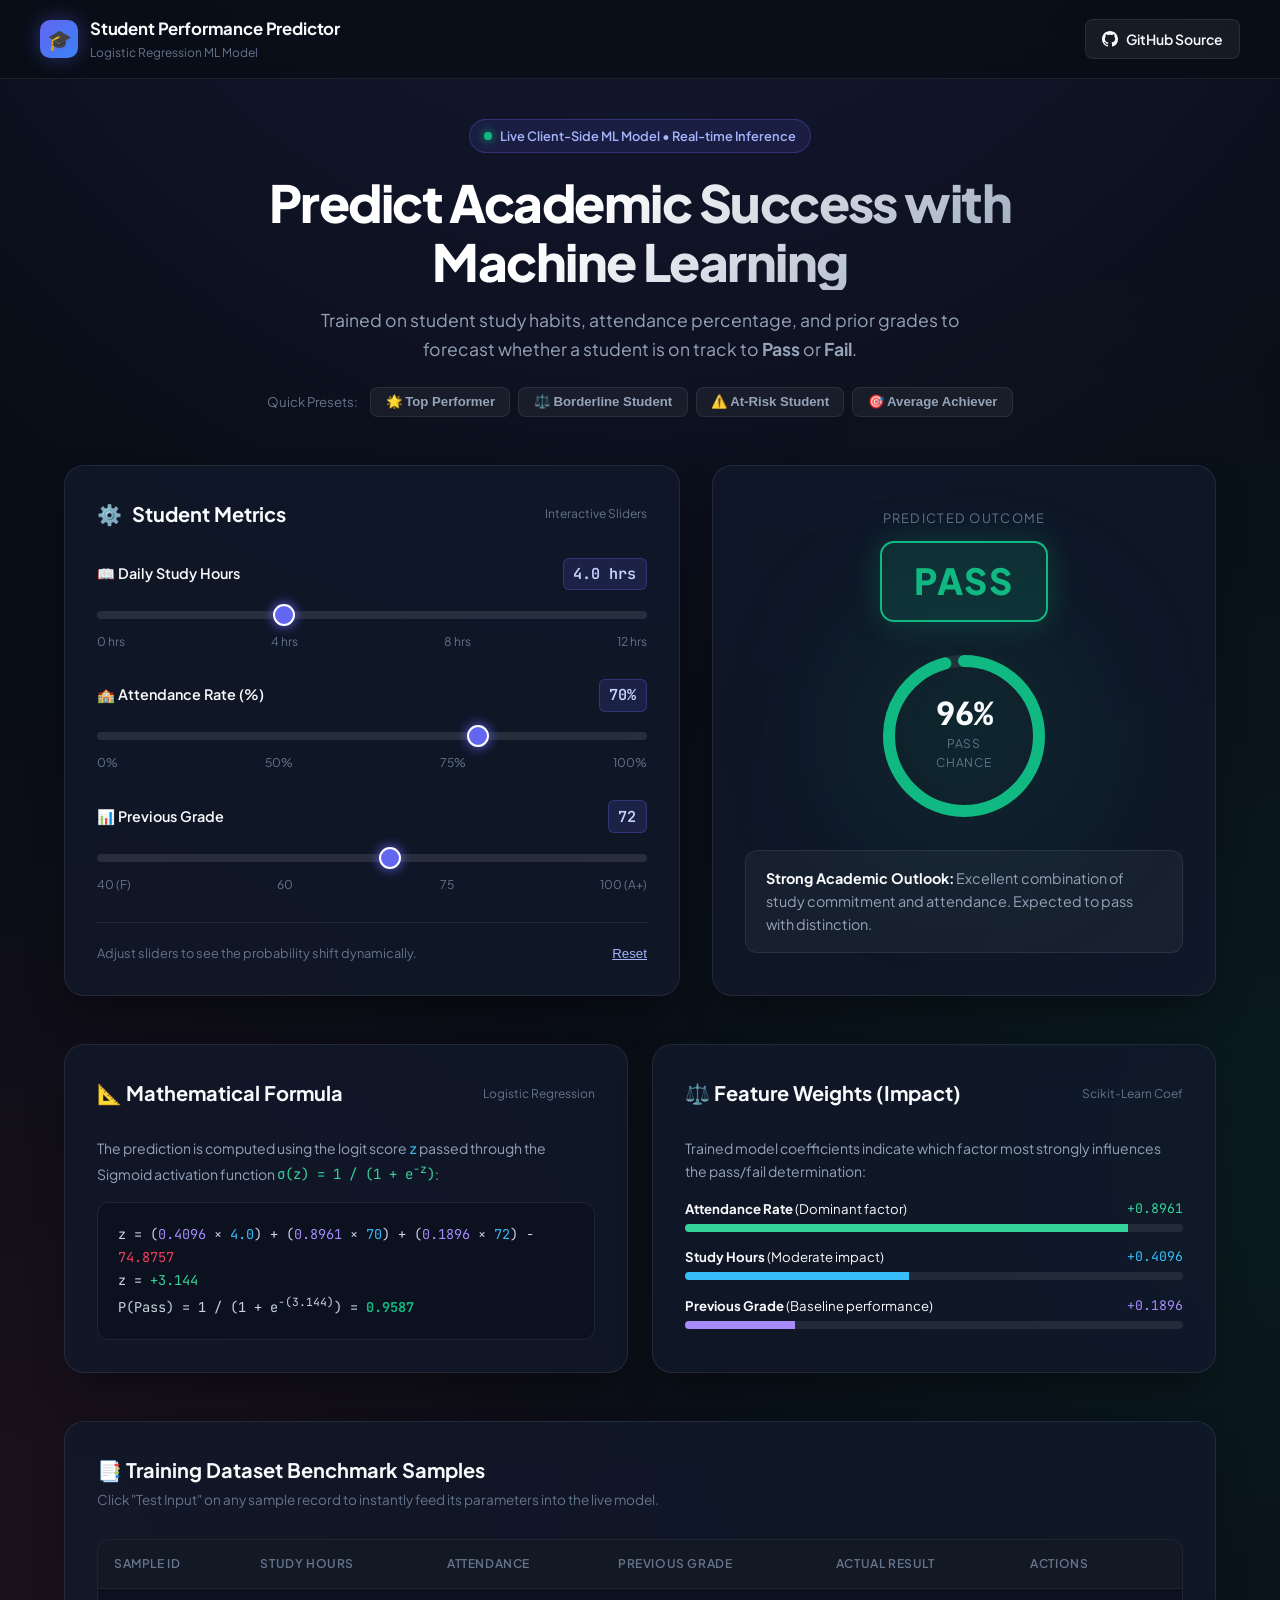
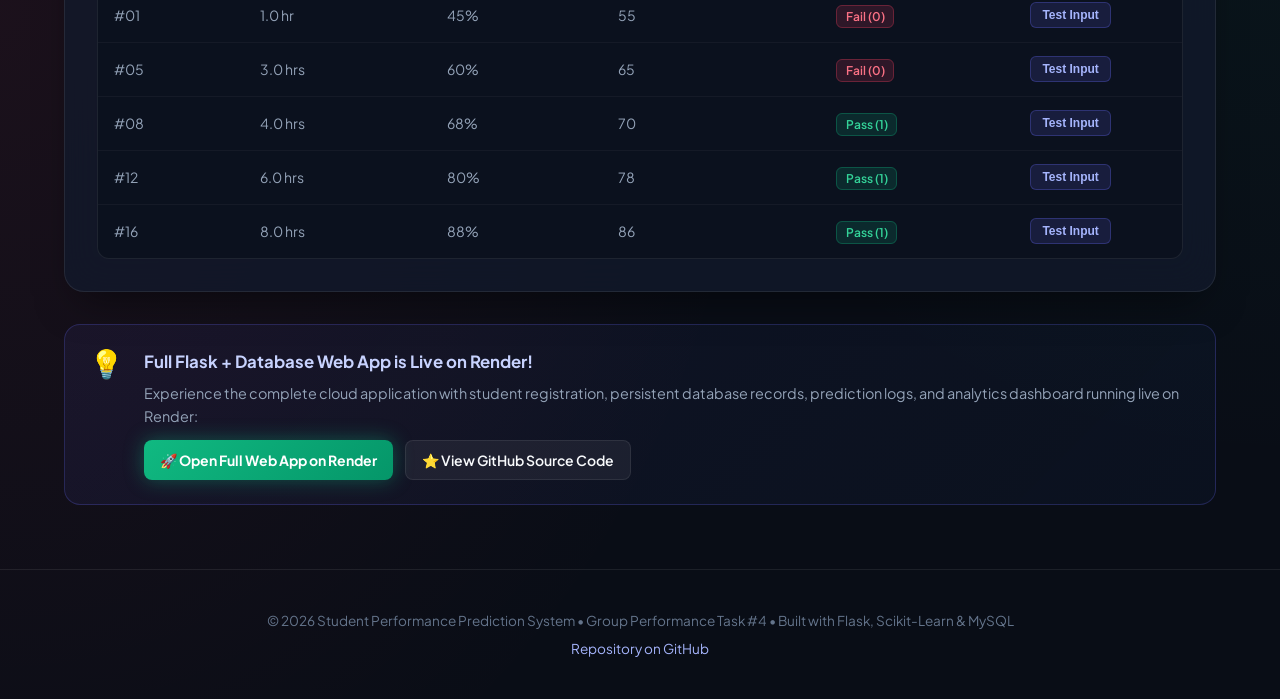
<file: index.html>
<!DOCTYPE html>
<html lang="en">
<head>
    <meta charset="UTF-8">
    <meta name="viewport" content="width=device-width, initial-scale=1.0">
    <title>Student Performance Prediction System | Live Interactive Demo</title>
    <meta name="description" content="Interactive browser demo of the Student Performance Prediction System powered by Scikit-Learn Logistic Regression.">
    <!-- Google Fonts -->
    <link rel="preconnect" href="https://fonts.googleapis.com">
    <link rel="preconnect" href="https://fonts.gstatic.com" crossorigin>
    <link href="https://fonts.googleapis.com/css2?family=Plus+Jakarta+Sans:wght@300;400;500;600;700;800&family=JetBrains+Mono:wght@400;500;600&display=swap" rel="stylesheet">
    <style>
        :root {
            --bg-base: #090d16;
            --bg-card: rgba(18, 26, 44, 0.75);
            --bg-card-hover: rgba(26, 37, 63, 0.85);
            --border-card: rgba(255, 255, 255, 0.08);
            --border-highlight: rgba(99, 102, 241, 0.35);
            --text-primary: #f8fafc;
            --text-secondary: #94a3b8;
            --text-muted: #64748b;
            --accent-primary: #6366f1;
            --accent-primary-hover: #4f46e5;
            --accent-glow: rgba(99, 102, 241, 0.3);
            --pass-color: #10b981;
            --pass-glow: rgba(16, 185, 129, 0.25);
            --fail-color: #f43f5e;
            --fail-glow: rgba(244, 63, 94, 0.25);
            --warning-color: #f59e0b;
        }

        * {
            box-sizing: border-box;
            margin: 0;
            padding: 0;
        }

        body {
            font-family: 'Plus Jakarta Sans', sans-serif;
            background-color: var(--bg-base);
            color: var(--text-primary);
            min-height: 100vh;
            line-height: 1.6;
            overflow-x: hidden;
            position: relative;
            background-image: 
                radial-gradient(ellipse 80% 50% at 50% -20%, rgba(99, 102, 241, 0.18), transparent),
                radial-gradient(ellipse 60% 40% at 100% 50%, rgba(16, 185, 129, 0.08), transparent),
                radial-gradient(ellipse 60% 40% at 0% 70%, rgba(244, 63, 94, 0.08), transparent);
        }

        /* Top Bar */
        .top-navbar {
            backdrop-filter: blur(16px);
            background: rgba(9, 13, 22, 0.85);
            border-bottom: 1px solid var(--border-card);
            position: sticky;
            top: 0;
            z-index: 100;
            padding: 1rem 1.5rem;
        }

        .nav-container {
            max-width: 1200px;
            margin: 0 auto;
            display: flex;
            align-items: center;
            justify-content: space-between;
            gap: 1rem;
        }

        .brand-badge {
            display: flex;
            align-items: center;
            gap: 0.75rem;
            text-decoration: none;
            color: var(--text-primary);
        }

        .brand-icon {
            width: 38px;
            height: 38px;
            border-radius: 10px;
            background: linear-gradient(135deg, #6366f1, #3b82f6);
            display: flex;
            align-items: center;
            justify-content: center;
            font-size: 1.25rem;
            box-shadow: 0 0 20px rgba(99, 102, 241, 0.4);
        }

        .brand-name {
            font-size: 1.05rem;
            font-weight: 700;
            letter-spacing: -0.01em;
        }

        .nav-actions {
            display: flex;
            align-items: center;
            gap: 0.75rem;
        }

        .btn-gh {
            display: inline-flex;
            align-items: center;
            gap: 0.5rem;
            padding: 0.5rem 1rem;
            font-size: 0.875rem;
            font-weight: 600;
            border-radius: 8px;
            background: rgba(255, 255, 255, 0.06);
            border: 1px solid var(--border-card);
            color: var(--text-primary);
            text-decoration: none;
            transition: all 0.2s ease;
        }

        .btn-gh:hover {
            background: rgba(255, 255, 255, 0.12);
            border-color: rgba(255, 255, 255, 0.2);
            transform: translateY(-1px);
        }

        /* Container */
        .page-container {
            max-width: 1200px;
            margin: 0 auto;
            padding: 2.5rem 1.5rem 4rem;
        }

        /* Hero */
        .hero-banner {
            text-align: center;
            max-width: 780px;
            margin: 0 auto 3rem;
        }

        .pill-badge {
            display: inline-flex;
            align-items: center;
            gap: 0.5rem;
            padding: 0.35rem 0.9rem;
            background: rgba(99, 102, 241, 0.12);
            border: 1px solid rgba(99, 102, 241, 0.3);
            border-radius: 9999px;
            font-size: 0.8rem;
            font-weight: 600;
            color: #a5b4fc;
            margin-bottom: 1.25rem;
        }

        .pill-dot {
            width: 8px;
            height: 8px;
            border-radius: 50%;
            background: #10b981;
            box-shadow: 0 0 10px #10b981;
            animation: pulse-dot 2s infinite;
        }

        @keyframes pulse-dot {
            0%, 100% { opacity: 1; transform: scale(1); }
            50% { opacity: 0.5; transform: scale(0.85); }
        }

        .hero-title {
            font-size: clamp(2rem, 4vw, 3.25rem);
            font-weight: 800;
            letter-spacing: -0.03em;
            line-height: 1.15;
            margin-bottom: 1rem;
            background: linear-gradient(135deg, #ffffff 40%, #94a3b8 100%);
            -webkit-background-clip: text;
            background-clip: text;
            -webkit-text-fill-color: transparent;
        }

        .hero-subtitle {
            font-size: 1.1rem;
            color: var(--text-secondary);
            max-width: 650px;
            margin: 0 auto 1.5rem;
        }

        /* Preset Chips */
        .presets-row {
            display: flex;
            align-items: center;
            justify-content: center;
            flex-wrap: wrap;
            gap: 0.5rem;
            margin-top: 1rem;
        }

        .preset-chip {
            padding: 0.4rem 0.9rem;
            font-size: 0.825rem;
            font-weight: 600;
            border-radius: 8px;
            background: rgba(255, 255, 255, 0.05);
            border: 1px solid var(--border-card);
            color: var(--text-secondary);
            cursor: pointer;
            transition: all 0.2s ease;
        }

        .preset-chip:hover {
            background: rgba(99, 102, 241, 0.15);
            border-color: var(--accent-primary);
            color: var(--text-primary);
            transform: translateY(-1px);
        }

        /* Main Predictor Grid */
        .predictor-grid {
            display: grid;
            grid-template-columns: 1.1fr 0.9fr;
            gap: 2rem;
            margin-bottom: 3rem;
        }

        @media (max-width: 900px) {
            .predictor-grid {
                grid-template-columns: 1fr;
            }
        }

        /* Glass Cards */
        .glass-card {
            background: var(--bg-card);
            backdrop-filter: blur(20px);
            border: 1px solid var(--border-card);
            border-radius: 20px;
            padding: 2rem;
            box-shadow: 0 20px 40px -15px rgba(0, 0, 0, 0.5);
            position: relative;
            transition: border-color 0.3s ease;
        }

        .glass-card:hover {
            border-color: var(--border-highlight);
        }

        .card-header {
            display: flex;
            align-items: center;
            justify-content: space-between;
            margin-bottom: 1.75rem;
        }

        .card-title {
            font-size: 1.25rem;
            font-weight: 700;
            display: flex;
            align-items: center;
            gap: 0.6rem;
        }

        /* Slider Input Groups */
        .input-group {
            margin-bottom: 1.75rem;
        }

        .input-header {
            display: flex;
            justify-content: space-between;
            align-items: baseline;
            margin-bottom: 0.6rem;
        }

        .input-label {
            font-size: 0.9rem;
            font-weight: 600;
            color: var(--text-primary);
            display: flex;
            align-items: center;
            gap: 0.4rem;
        }

        .input-value-badge {
            font-family: 'JetBrains Mono', monospace;
            font-size: 0.95rem;
            font-weight: 600;
            padding: 0.2rem 0.6rem;
            border-radius: 6px;
            background: rgba(99, 102, 241, 0.15);
            color: #c7d2fe;
            border: 1px solid rgba(99, 102, 241, 0.3);
        }

        .range-slider {
            -webkit-appearance: none;
            appearance: none;
            width: 100%;
            height: 8px;
            border-radius: 4px;
            background: rgba(255, 255, 255, 0.1);
            outline: none;
            cursor: pointer;
            transition: background 0.2s;
        }

        .range-slider::-webkit-slider-thumb {
            -webkit-appearance: none;
            appearance: none;
            width: 22px;
            height: 22px;
            border-radius: 50%;
            background: var(--accent-primary);
            box-shadow: 0 0 12px var(--accent-primary);
            cursor: pointer;
            border: 2px solid #ffffff;
            transition: transform 0.1s ease, box-shadow 0.2s ease;
        }

        .range-slider::-webkit-slider-thumb:hover {
            transform: scale(1.15);
            box-shadow: 0 0 18px var(--accent-primary);
        }

        .slider-scale {
            display: flex;
            justify-content: space-between;
            font-size: 0.75rem;
            color: var(--text-muted);
            margin-top: 0.4rem;
        }

        /* Result Card */
        .result-card {
            display: flex;
            flex-direction: column;
            justify-content: center;
            align-items: center;
            text-align: center;
            position: relative;
            overflow: hidden;
        }

        .result-glow {
            position: absolute;
            width: 250px;
            height: 250px;
            border-radius: 50%;
            top: 50%;
            left: 50%;
            transform: translate(-50%, -50%);
            filter: blur(80px);
            z-index: 0;
            pointer-events: none;
            transition: background 0.5s ease;
        }

        .result-content {
            position: relative;
            z-index: 1;
            width: 100%;
        }

        .status-badge {
            display: inline-block;
            font-size: 2.25rem;
            font-weight: 800;
            letter-spacing: 0.05em;
            text-transform: uppercase;
            padding: 0.6rem 2rem;
            border-radius: 14px;
            margin-bottom: 1.5rem;
            transition: all 0.3s cubic-bezier(0.34, 1.56, 0.64, 1);
        }

        .status-pass {
            background: rgba(16, 185, 129, 0.15);
            border: 2px solid var(--pass-color);
            color: var(--pass-color);
            box-shadow: 0 0 30px var(--pass-glow);
        }

        .status-fail {
            background: rgba(244, 63, 94, 0.15);
            border: 2px solid var(--fail-color);
            color: var(--fail-color);
            box-shadow: 0 0 30px var(--fail-glow);
        }

        /* Circular Meter */
        .meter-container {
            position: relative;
            width: 180px;
            height: 180px;
            margin: 0 auto 1.5rem;
        }

        .meter-svg {
            transform: rotate(-90deg);
            width: 180px;
            height: 180px;
        }

        .meter-bg {
            fill: none;
            stroke: rgba(255, 255, 255, 0.08);
            stroke-width: 12;
        }

        .meter-progress {
            fill: none;
            stroke-width: 12;
            stroke-linecap: round;
            stroke-dasharray: 471;
            stroke-dashoffset: 471;
            transition: stroke-dashoffset 0.6s ease, stroke 0.3s ease;
        }

        .meter-center {
            position: absolute;
            top: 50%;
            left: 50%;
            transform: translate(-50%, -50%);
            display: flex;
            flex-direction: column;
            align-items: center;
        }

        .meter-percent {
            font-size: 2rem;
            font-weight: 800;
            font-family: 'JetBrains Mono', monospace;
            line-height: 1;
        }

        .meter-caption {
            font-size: 0.75rem;
            color: var(--text-muted);
            text-transform: uppercase;
            letter-spacing: 0.08em;
            margin-top: 0.3rem;
        }

        .recommendation-box {
            background: rgba(255, 255, 255, 0.04);
            border: 1px solid var(--border-card);
            border-radius: 12px;
            padding: 1rem 1.25rem;
            font-size: 0.9rem;
            color: var(--text-secondary);
            margin-top: 1rem;
            text-align: left;
        }

        .recommendation-box strong {
            color: var(--text-primary);
        }

        /* Formula & Weights Section */
        .details-grid {
            display: grid;
            grid-template-columns: 1fr 1fr;
            gap: 1.5rem;
            margin-bottom: 3rem;
        }

        @media (max-width: 768px) {
            .details-grid {
                grid-template-columns: 1fr;
            }
        }

        .code-box {
            font-family: 'JetBrains Mono', monospace;
            background: #0b111e;
            border: 1px solid var(--border-card);
            border-radius: 12px;
            padding: 1.25rem;
            font-size: 0.85rem;
            color: #cbd5e1;
            line-height: 1.7;
            overflow-x: auto;
        }

        .code-hl-var { color: #38bdf8; }
        .code-hl-val { color: #a78bfa; }
        .code-hl-op { color: #f43f5e; }
        .code-hl-fn { color: #34d399; }

        /* Dataset Table */
        .table-container {
            overflow-x: auto;
            border-radius: 12px;
            border: 1px solid var(--border-card);
            background: #0b111e;
        }

        table {
            width: 100%;
            border-collapse: collapse;
            text-align: left;
            font-size: 0.875rem;
        }

        th {
            background: rgba(255, 255, 255, 0.03);
            color: var(--text-muted);
            font-weight: 600;
            padding: 0.9rem 1rem;
            border-bottom: 1px solid var(--border-card);
            text-transform: uppercase;
            font-size: 0.75rem;
            letter-spacing: 0.05em;
        }

        td {
            padding: 0.85rem 1rem;
            border-bottom: 1px solid rgba(255, 255, 255, 0.04);
            color: var(--text-secondary);
        }

        tr:last-child td {
            border-bottom: none;
        }

        tr:hover td {
            background: rgba(255, 255, 255, 0.02);
        }

        .badge-pill-sm {
            padding: 0.2rem 0.55rem;
            border-radius: 6px;
            font-size: 0.75rem;
            font-weight: 600;
        }

        .badge-pass { background: rgba(16, 185, 129, 0.15); color: #34d399; border: 1px solid rgba(16, 185, 129, 0.3); }
        .badge-fail { background: rgba(244, 63, 94, 0.15); color: #fb7185; border: 1px solid rgba(244, 63, 94, 0.3); }

        .btn-test-row {
            padding: 0.3rem 0.7rem;
            border-radius: 6px;
            font-size: 0.75rem;
            font-weight: 600;
            background: rgba(99, 102, 241, 0.15);
            border: 1px solid rgba(99, 102, 241, 0.3);
            color: #a5b4fc;
            cursor: pointer;
            transition: all 0.2s ease;
        }

        .btn-test-row:hover {
            background: var(--accent-primary);
            color: #ffffff;
        }

        /* Architecture comparison card */
        .callout-box {
            background: linear-gradient(135deg, rgba(99, 102, 241, 0.08), rgba(59, 130, 246, 0.04));
            border: 1px solid rgba(99, 102, 241, 0.25);
            border-radius: 16px;
            padding: 1.5rem;
            margin-top: 2rem;
            display: flex;
            align-items: flex-start;
            gap: 1.25rem;
        }

        .callout-icon {
            font-size: 1.75rem;
            line-height: 1;
        }

        .callout-content h4 {
            font-size: 1.05rem;
            margin-bottom: 0.4rem;
            color: #c7d2fe;
        }

        .callout-content p {
            font-size: 0.9rem;
            color: var(--text-secondary);
            margin-bottom: 0.75rem;
        }

        footer {
            text-align: center;
            padding: 2.5rem 1rem;
            font-size: 0.85rem;
            color: var(--text-muted);
            border-top: 1px solid var(--border-card);
        }

        footer a {
            color: #a5b4fc;
            text-decoration: none;
        }

        footer a:hover {
            text-decoration: underline;
        }
    </style>
</head>
<body>

    <!-- Navigation Header -->
    <header class="top-navbar">
        <div class="nav-container">
            <a href="#" class="brand-badge">
                <div class="brand-icon">🎓</div>
                <div>
                    <div class="brand-name">Student Performance Predictor</div>
                    <div style="font-size: 0.75rem; color: var(--text-muted);">Logistic Regression ML Model</div>
                </div>
            </a>
            <div class="nav-actions">
                <a href="https://github.com/03DxD12/Student-Performance-Prediction-System" target="_blank" rel="noopener noreferrer" class="btn-gh">
                    <svg height="16" width="16" viewBox="0 0 16 16" fill="currentColor">
                        <path d="M8 0C3.58 0 0 3.58 0 8c0 3.54 2.29 6.53 5.47 7.59.4.07.55-.17.55-.38 0-.19-.01-.82-.01-1.49-2.01.37-2.53-.49-2.69-.94-.09-.23-.48-.94-.82-1.13-.28-.15-.68-.52-.01-.53.63-.01 1.08.58 1.23.82.72 1.21 1.87.87 2.33.66.07-.52.28-.87.51-1.07-1.78-.2-3.64-.89-3.64-3.95 0-.87.31-1.59.82-2.15-.08-.2-.36-1.02.08-2.12 0 0 .67-.21 2.2.82.64-.18 1.32-.27 2-.27.68 0 1.36.09 2 .27 1.53-1.04 2.2-.82 2.2-.82.44 1.1.16 1.92.08 2.12.51.56.82 1.27.82 2.15 0 3.07-1.87 3.75-3.65 3.95.29.25.54.73.54 1.48 0 1.07-.01 1.93-.01 2.2 0 .21.15.46.55.38A8.013 8.013 0 0016 8c0-4.42-3.58-8-8-8z"></path>
                    </svg>
                    GitHub Source
                </a>
            </div>
        </div>
    </header>

    <main class="page-container">
        <!-- Hero Section -->
        <section class="hero-banner">
            <div class="pill-badge">
                <span class="pill-dot"></span>
                Live Client-Side ML Model &bull; Real-time Inference
            </div>
            <h1 class="hero-title">Predict Academic Success with Machine Learning</h1>
            <p class="hero-subtitle">
                Trained on student study habits, attendance percentage, and prior grades to forecast whether a student is on track to <strong>Pass</strong> or <strong>Fail</strong>.
            </p>

            <div class="presets-row">
                <span style="font-size: 0.825rem; color: var(--text-muted); margin-right: 0.25rem;">Quick Presets:</span>
                <button class="preset-chip" onclick="applyPreset(7.5, 88, 85)">🌟 Top Performer</button>
                <button class="preset-chip" onclick="applyPreset(4.0, 70, 72)">⚖️ Borderline Student</button>
                <button class="preset-chip" onclick="applyPreset(1.5, 52, 58)">⚠️ At-Risk Student</button>
                <button class="preset-chip" onclick="applyPreset(5.0, 80, 75)">🎯 Average Achiever</button>
            </div>
        </section>

        <!-- Predictor Grid -->
        <div class="predictor-grid">
            <!-- Inputs Card -->
            <div class="glass-card">
                <div class="card-header">
                    <h2 class="card-title">
                        <span>⚙️</span> Student Metrics
                    </h2>
                    <span style="font-size: 0.75rem; color: var(--text-muted);">Interactive Sliders</span>
                </div>

                <!-- Study Hours Input -->
                <div class="input-group">
                    <div class="input-header">
                        <label class="input-label" for="studyHoursSlider">
                            📖 Daily Study Hours
                        </label>
                        <span class="input-value-badge" id="studyHoursValue">4.0 hrs</span>
                    </div>
                    <input type="range" class="range-slider" id="studyHoursSlider" min="0" max="12" step="0.5" value="4.0" oninput="updatePrediction()">
                    <div class="slider-scale">
                        <span>0 hrs</span>
                        <span>4 hrs</span>
                        <span>8 hrs</span>
                        <span>12 hrs</span>
                    </div>
                </div>

                <!-- Attendance Rate Input -->
                <div class="input-group">
                    <div class="input-header">
                        <label class="input-label" for="attendanceSlider">
                            🏫 Attendance Rate (%)
                        </label>
                        <span class="input-value-badge" id="attendanceValue">70%</span>
                    </div>
                    <input type="range" class="range-slider" id="attendanceSlider" min="0" max="100" step="1" value="70" oninput="updatePrediction()">
                    <div class="slider-scale">
                        <span>0%</span>
                        <span>50%</span>
                        <span>75%</span>
                        <span>100%</span>
                    </div>
                </div>

                <!-- Previous Grade Input -->
                <div class="input-group">
                    <div class="input-header">
                        <label class="input-label" for="gradeSlider">
                            📊 Previous Grade
                        </label>
                        <span class="input-value-badge" id="gradeValue">72</span>
                    </div>
                    <input type="range" class="range-slider" id="gradeSlider" min="40" max="100" step="1" value="72" oninput="updatePrediction()">
                    <div class="slider-scale">
                        <span>40 (F)</span>
                        <span>60</span>
                        <span>75</span>
                        <span>100 (A+)</span>
                    </div>
                </div>

                <div style="margin-top: 1.5rem; padding-top: 1.25rem; border-top: 1px solid var(--border-card); font-size: 0.8rem; color: var(--text-muted); display: flex; align-items: center; justify-content: space-between;">
                    <span>Adjust sliders to see the probability shift dynamically.</span>
                    <button onclick="applyPreset(4.0, 70, 72)" style="background: none; border: none; color: #a5b4fc; cursor: pointer; text-decoration: underline;">Reset</button>
                </div>
            </div>

            <!-- Result Card -->
            <div class="glass-card result-card" id="resultCard">
                <div class="result-glow" id="resultGlow"></div>
                <div class="result-content">
                    <div style="font-size: 0.8rem; text-transform: uppercase; letter-spacing: 0.1em; color: var(--text-muted); margin-bottom: 0.75rem;">
                        Predicted Outcome
                    </div>

                    <div class="status-badge status-pass" id="statusBadge">
                        PASS
                    </div>

                    <!-- Circular Progress Meter -->
                    <div class="meter-container">
                        <svg class="meter-svg" viewBox="0 0 180 180">
                            <circle class="meter-bg" cx="90" cy="90" r="75"></circle>
                            <circle class="meter-progress" id="meterCircle" cx="90" cy="90" r="75"></circle>
                        </svg>
                        <div class="meter-center">
                            <span class="meter-percent" id="meterPercent">87%</span>
                            <span class="meter-caption">Pass Chance</span>
                        </div>
                    </div>

                    <div class="recommendation-box" id="recommendationText">
                        <strong>Strong Outlook:</strong> Current attendance and study habits place this student safely above the passing threshold.
                    </div>
                </div>
            </div>
        </div>

        <!-- Technical Model Insights & Formula -->
        <div class="details-grid">
            <!-- Mathematical Formulation -->
            <div class="glass-card">
                <div class="card-header">
                    <h3 class="card-title">📐 Mathematical Formula</h3>
                    <span style="font-size: 0.75rem; color: var(--text-muted);">Logistic Regression</span>
                </div>
                <p style="font-size: 0.875rem; color: var(--text-secondary); margin-bottom: 1rem;">
                    The prediction is computed using the logit score <span style="font-family: 'JetBrains Mono'; color: #38bdf8;">z</span> passed through the Sigmoid activation function <span style="font-family: 'JetBrains Mono'; color: #34d399;">&sigma;(z) = 1 / (1 + e<sup>-z</sup>)</span>:
                </p>

                <div class="code-box" id="formulaBox">
                    z = (<span class="code-hl-val">0.4096</span> &times; <span class="code-hl-var" id="fHours">4.0</span>) 
                      + (<span class="code-hl-val">0.8961</span> &times; <span class="code-hl-var" id="fAtt">70</span>) 
                      + (<span class="code-hl-val">0.1896</span> &times; <span class="code-hl-var" id="fGrade">72</span>) 
                      - <span class="code-hl-op">74.8757</span><br>
                    z = <span class="code-hl-fn" id="fZValue">+3.018</span><br>
                    P(Pass) = 1 / (1 + e<sup>-(<span id="fZVal2">3.018</span>)</sup>) = <strong style="color: #10b981;" id="fProb">0.9534</strong>
                </div>
            </div>

            <!-- Feature Weights & Importance -->
            <div class="glass-card">
                <div class="card-header">
                    <h3 class="card-title">⚖️ Feature Weights (Impact)</h3>
                    <span style="font-size: 0.75rem; color: var(--text-muted);">Scikit-Learn Coef</span>
                </div>
                <p style="font-size: 0.875rem; color: var(--text-secondary); margin-bottom: 1rem;">
                    Trained model coefficients indicate which factor most strongly influences the pass/fail determination:
                </p>

                <div style="display: flex; flex-direction: column; gap: 0.9rem;">
                    <div>
                        <div style="display: flex; justify-content: space-between; font-size: 0.825rem; margin-bottom: 0.3rem;">
                            <span><strong>Attendance Rate</strong> (Dominant factor)</span>
                            <span style="font-family: 'JetBrains Mono'; color: #34d399;">+0.8961</span>
                        </div>
                        <div style="background: rgba(255,255,255,0.08); height: 8px; border-radius: 4px; overflow: hidden;">
                            <div style="background: #34d399; width: 89%; height: 100%;"></div>
                        </div>
                    </div>

                    <div>
                        <div style="display: flex; justify-content: space-between; font-size: 0.825rem; margin-bottom: 0.3rem;">
                            <span><strong>Study Hours</strong> (Moderate impact)</span>
                            <span style="font-family: 'JetBrains Mono'; color: #38bdf8;">+0.4096</span>
                        </div>
                        <div style="background: rgba(255,255,255,0.08); height: 8px; border-radius: 4px; overflow: hidden;">
                            <div style="background: #38bdf8; width: 45%; height: 100%;"></div>
                        </div>
                    </div>

                    <div>
                        <div style="display: flex; justify-content: space-between; font-size: 0.825rem; margin-bottom: 0.3rem;">
                            <span><strong>Previous Grade</strong> (Baseline performance)</span>
                            <span style="font-family: 'JetBrains Mono'; color: #a78bfa;">+0.1896</span>
                        </div>
                        <div style="background: rgba(255,255,255,0.08); height: 8px; border-radius: 4px; overflow: hidden;">
                            <div style="background: #a78bfa; width: 22%; height: 100%;"></div>
                        </div>
                    </div>
                </div>
            </div>
        </div>

        <!-- Sample Dataset Explorer -->
        <div class="glass-card" style="margin-bottom: 2rem;">
            <div class="card-header">
                <div>
                    <h3 class="card-title">📑 Training Dataset Benchmark Samples</h3>
                    <p style="font-size: 0.85rem; color: var(--text-muted); margin-top: 0.2rem;">Click "Test Input" on any sample record to instantly feed its parameters into the live model.</p>
                </div>
            </div>

            <div class="table-container">
                <table>
                    <thead>
                        <tr>
                            <th>Sample ID</th>
                            <th>Study Hours</th>
                            <th>Attendance</th>
                            <th>Previous Grade</th>
                            <th>Actual Result</th>
                            <th>Actions</th>
                        </tr>
                    </thead>
                    <tbody>
                        <tr>
                            <td>#01</td>
                            <td>1.0 hr</td>
                            <td>45%</td>
                            <td>55</td>
                            <td><span class="badge-pill-sm badge-fail">Fail (0)</span></td>
                            <td><button class="btn-test-row" onclick="applyPreset(1.0, 45, 55)">Test Input</button></td>
                        </tr>
                        <tr>
                            <td>#05</td>
                            <td>3.0 hrs</td>
                            <td>60%</td>
                            <td>65</td>
                            <td><span class="badge-pill-sm badge-fail">Fail (0)</span></td>
                            <td><button class="btn-test-row" onclick="applyPreset(3.0, 60, 65)">Test Input</button></td>
                        </tr>
                        <tr>
                            <td>#08</td>
                            <td>4.0 hrs</td>
                            <td>68%</td>
                            <td>70</td>
                            <td><span class="badge-pill-sm badge-pass">Pass (1)</span></td>
                            <td><button class="btn-test-row" onclick="applyPreset(4.0, 68, 70)">Test Input</button></td>
                        </tr>
                        <tr>
                            <td>#12</td>
                            <td>6.0 hrs</td>
                            <td>80%</td>
                            <td>78</td>
                            <td><span class="badge-pill-sm badge-pass">Pass (1)</span></td>
                            <td><button class="btn-test-row" onclick="applyPreset(6.0, 80, 78)">Test Input</button></td>
                        </tr>
                        <tr>
                            <td>#16</td>
                            <td>8.0 hrs</td>
                            <td>88%</td>
                            <td>86</td>
                            <td><span class="badge-pill-sm badge-pass">Pass (1)</span></td>
                            <td><button class="btn-test-row" onclick="applyPreset(8.0, 88, 86)">Test Input</button></td>
                        </tr>
                    </tbody>
                </table>
            </div>
        </div>

        <!-- System Architecture Callout -->
        <div class="callout-box">
            <div class="callout-icon">💡</div>
            <div class="callout-content">
                <h4>Full Flask + Database Web App is Live on Render!</h4>
                <p>
                    Experience the complete cloud application with student registration, persistent database records, prediction logs, and analytics dashboard running live on Render:
                </p>
                <div style="display: flex; gap: 0.75rem; flex-wrap: wrap;">
                    <a href="https://student-performance-prediction-system-4pkl.onrender.com/" target="_blank" rel="noopener noreferrer" class="btn-gh" style="background: linear-gradient(135deg, #10b981, #059669); color: #ffffff; border: none; font-weight: 700; box-shadow: 0 0 20px rgba(16, 185, 129, 0.4);">
                        🚀 Open Full Web App on Render
                    </a>
                    <a href="https://github.com/03DxD12/Student-Performance-Prediction-System" target="_blank" rel="noopener noreferrer" class="btn-gh">
                        ⭐ View GitHub Source Code
                    </a>
                </div>
            </div>
        </div>
    </main>

    <footer>
        <p>&copy; 2026 Student Performance Prediction System &bull; Group Performance Task #4 &bull; Built with Flask, Scikit-Learn &amp; MySQL</p>
        <p style="margin-top: 0.35rem;"><a href="https://github.com/03DxD12/Student-Performance-Prediction-System">Repository on GitHub</a></p>
    </footer>

    <!-- Interactive Prediction Logic -->
    <script>
        // Exact weights extracted from the trained model.pkl (LogisticRegression)
        const W_STUDY = 0.40955618;
        const W_ATTENDANCE = 0.89614949;
        const W_PREV_GRADE = 0.18959698;
        const INTERCEPT = -74.87567799;

        // Circumference of meter circle (r=75): 2 * pi * 75 = ~471.24
        const CIRCUMFERENCE = 2 * Math.PI * 75;

        function updatePrediction() {
            const hours = parseFloat(document.getElementById('studyHoursSlider').value);
            const attendance = parseFloat(document.getElementById('attendanceSlider').value);
            const grade = parseFloat(document.getElementById('gradeSlider').value);

            // Update badge displays
            document.getElementById('studyHoursValue').textContent = hours.toFixed(1) + ' hrs';
            document.getElementById('attendanceValue').textContent = attendance + '%';
            document.getElementById('gradeValue').textContent = grade;

            // Compute Logit z
            const z = (W_STUDY * hours) + (W_ATTENDANCE * attendance) + (W_PREV_GRADE * grade) + INTERCEPT;

            // Compute Sigmoid Probability
            const prob = 1 / (1 + Math.exp(-z));
            const percent = Math.round(prob * 100);
            const isPass = prob >= 0.5;

            // Update Meter & Status
            const statusBadge = document.getElementById('statusBadge');
            const resultGlow = document.getElementById('resultGlow');
            const meterCircle = document.getElementById('meterCircle');
            const meterPercent = document.getElementById('meterPercent');
            const recommendation = document.getElementById('recommendationText');

            meterPercent.textContent = percent + '%';

            // Offset for progress circle
            const offset = CIRCUMFERENCE - (prob * CIRCUMFERENCE);
            meterCircle.style.strokeDashoffset = offset;

            if (isPass) {
                statusBadge.textContent = 'PASS';
                statusBadge.className = 'status-badge status-pass';
                meterCircle.style.stroke = '#10b981';
                resultGlow.style.background = 'radial-gradient(circle, rgba(16, 185, 129, 0.3) 0%, transparent 70%)';

                if (attendance < 65) {
                    recommendation.innerHTML = '<strong>Caution on Attendance:</strong> The student is passing, but attendance is below 65%. Improving attendance will provide a safer margin.';
                } else if (hours < 2.5) {
                    recommendation.innerHTML = '<strong>Good Potential:</strong> Passing outcome driven by solid attendance and past grades, but increasing daily study time will maintain consistency.';
                } else {
                    recommendation.innerHTML = '<strong>Strong Academic Outlook:</strong> Excellent combination of study commitment and attendance. Expected to pass with distinction.';
                }
            } else {
                statusBadge.textContent = 'FAIL';
                statusBadge.className = 'status-badge status-fail';
                meterCircle.style.stroke = '#f43f5e';
                resultGlow.style.background = 'radial-gradient(circle, rgba(244, 63, 94, 0.3) 0%, transparent 70%)';

                if (attendance < 60) {
                    recommendation.innerHTML = '<strong>Urgent Attendance Intervention:</strong> Attendance has the highest predictive weight (+0.896). Raising attendance to at least 70% is essential.';
                } else if (hours < 3.0) {
                    recommendation.innerHTML = '<strong>Increase Study Time:</strong> Dedicating at least 3.5 to 4 hours daily to study is required to cross the passing threshold.';
                } else {
                    recommendation.innerHTML = '<strong>At-Risk Status:</strong> Comprehensive support needed in coursework and foundational review to bring grades into the passing tier.';
                }
            }

            // Update Formula Display
            document.getElementById('fHours').textContent = hours.toFixed(1);
            document.getElementById('fAtt').textContent = attendance;
            document.getElementById('fGrade').textContent = grade;
            const zStr = (z >= 0 ? '+' : '') + z.toFixed(3);
            document.getElementById('fZValue').textContent = zStr;
            document.getElementById('fZVal2').textContent = z.toFixed(3);
            const probElem = document.getElementById('fProb');
            probElem.textContent = prob.toFixed(4);
            probElem.style.color = isPass ? '#10b981' : '#f43f5e';
        }

        function applyPreset(hours, attendance, grade) {
            document.getElementById('studyHoursSlider').value = hours;
            document.getElementById('attendanceSlider').value = attendance;
            document.getElementById('gradeSlider').value = grade;
            updatePrediction();
        }

        // Initialize on page load
        document.addEventListener('DOMContentLoaded', () => {
            updatePrediction();
        });
    </script>
</body>
</html>
</file>
